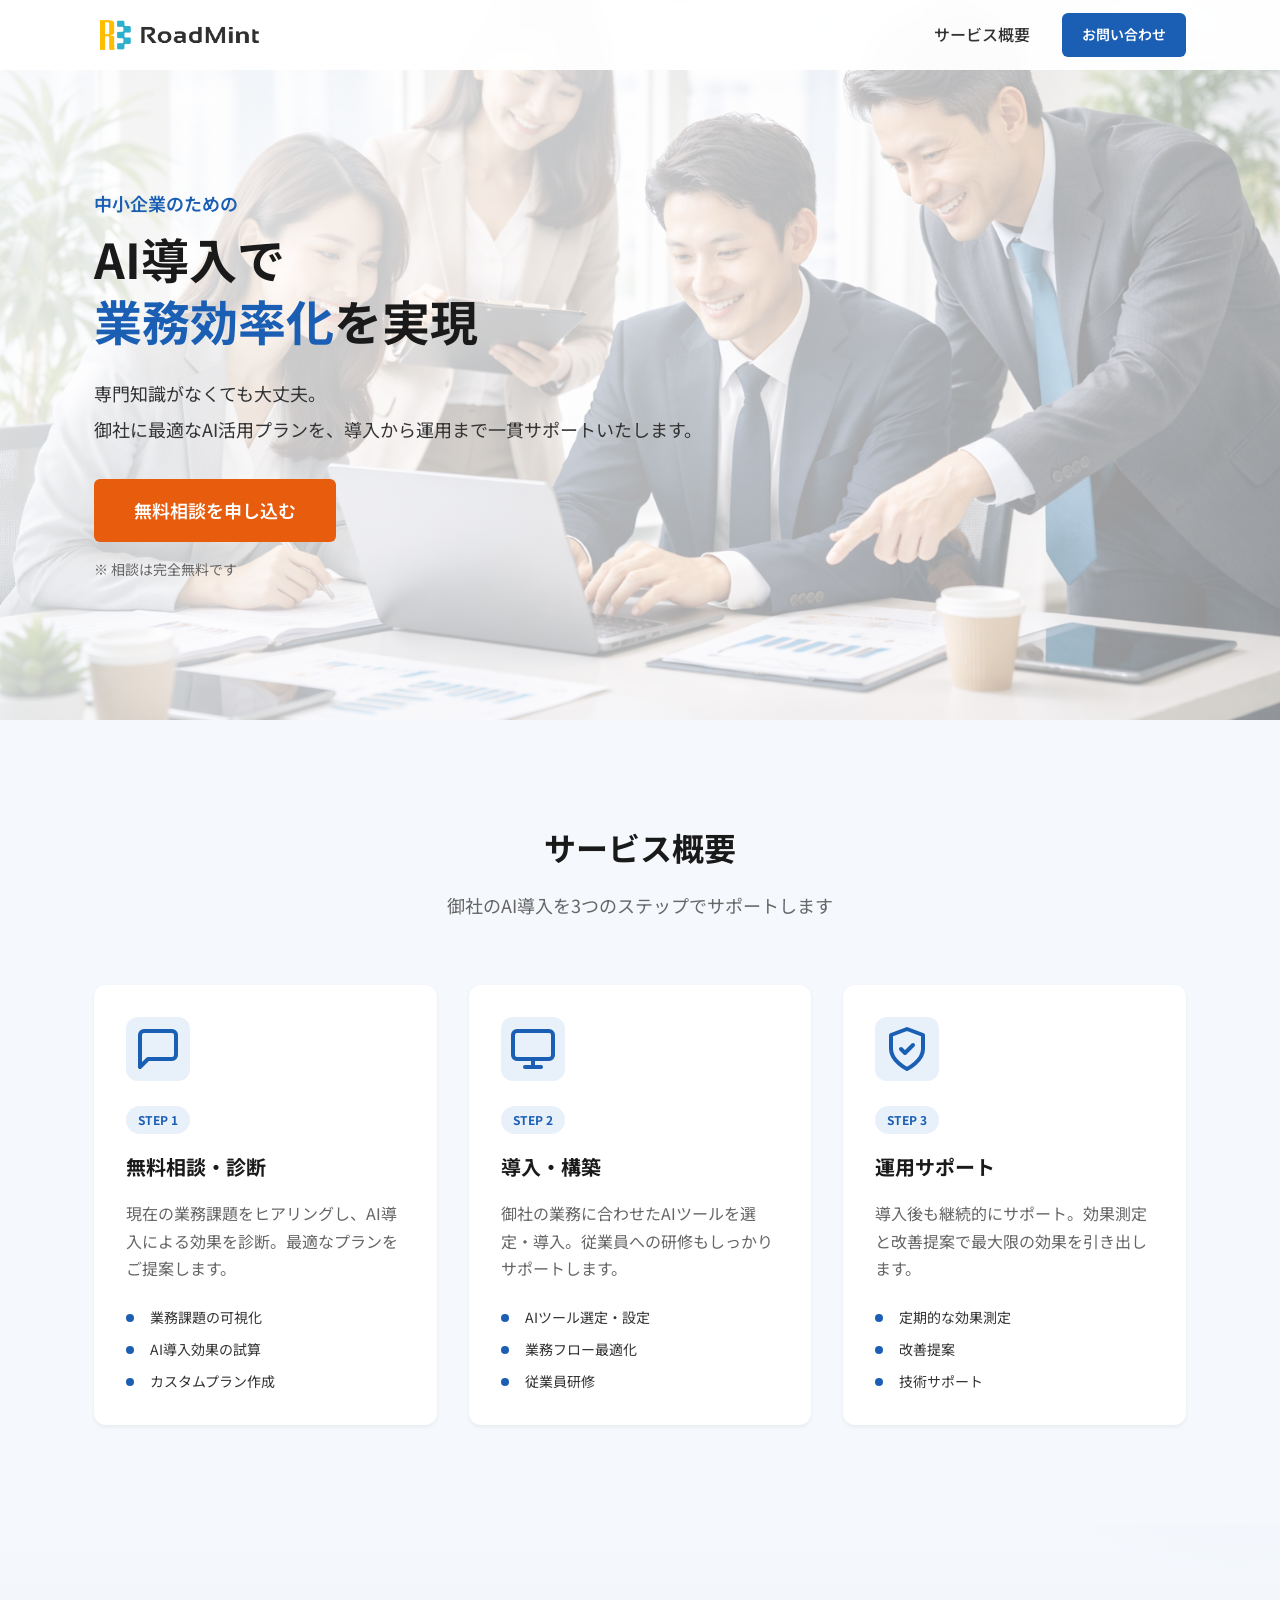
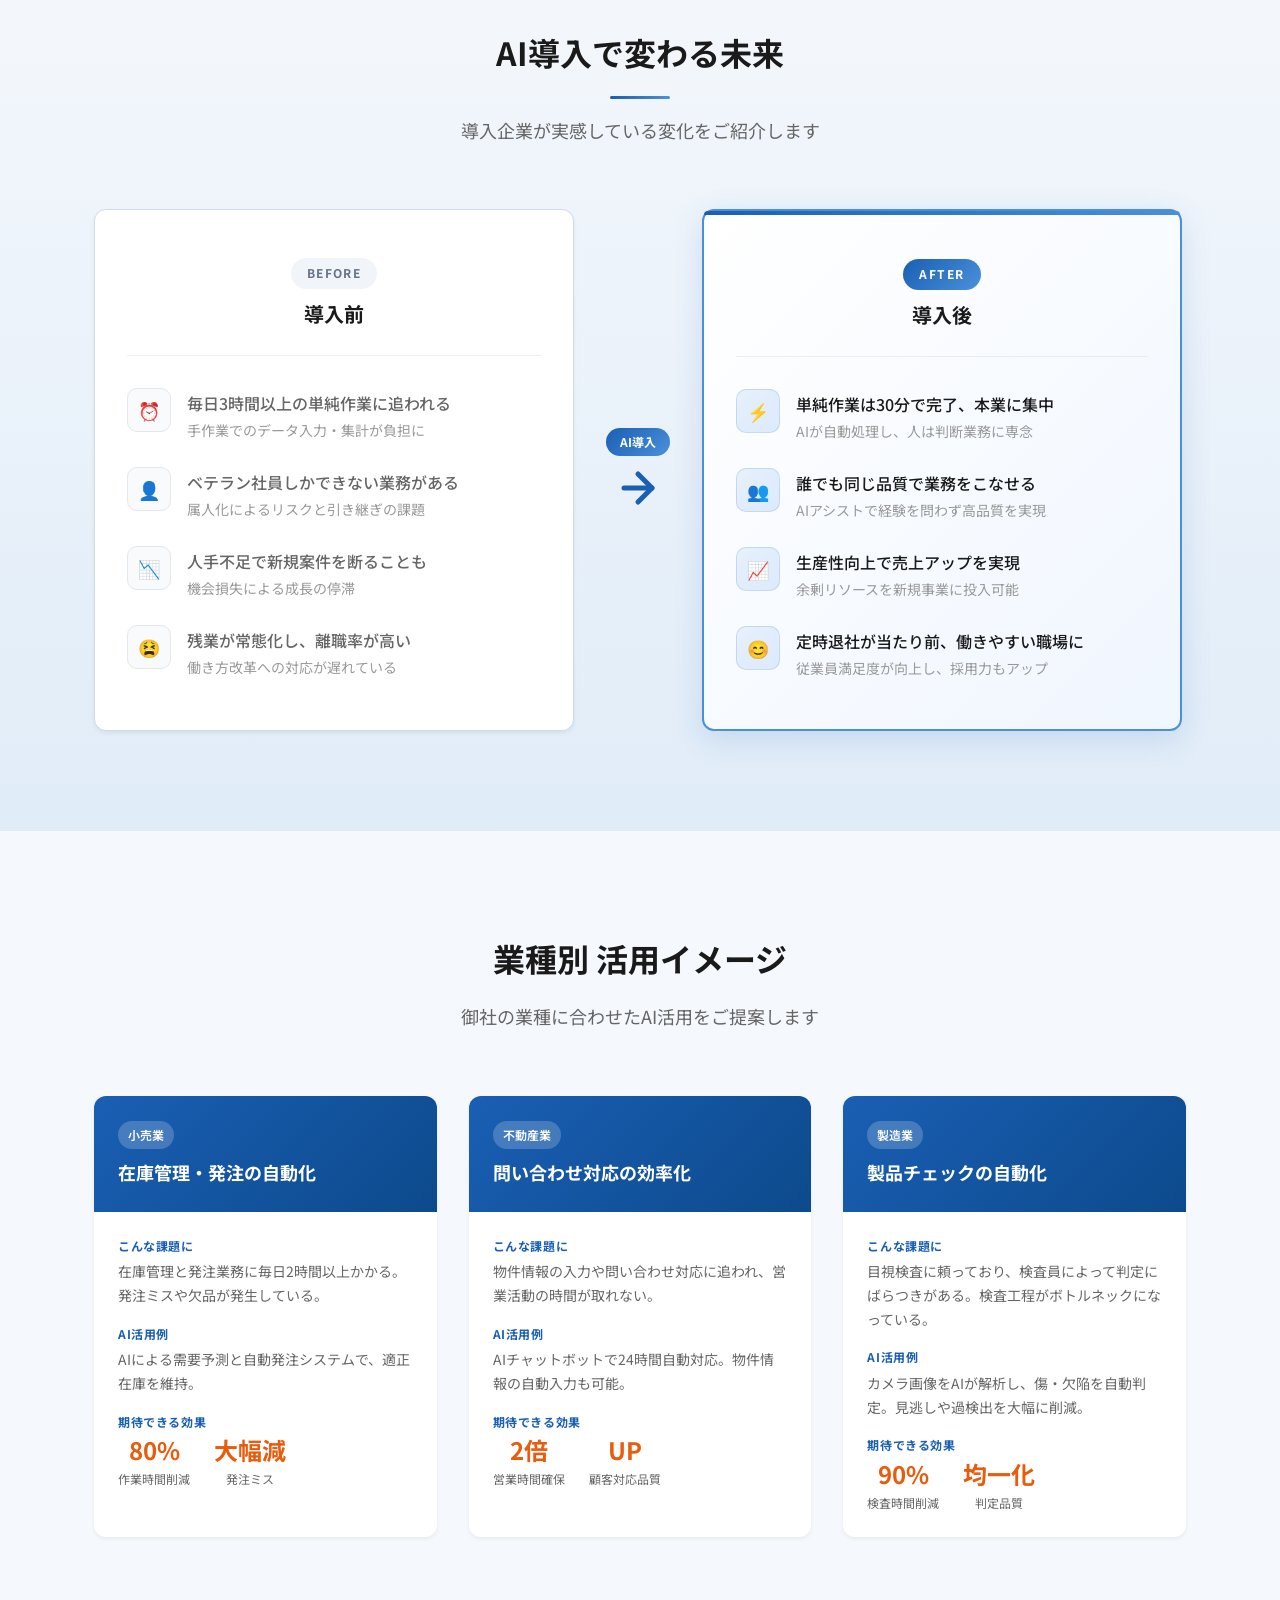
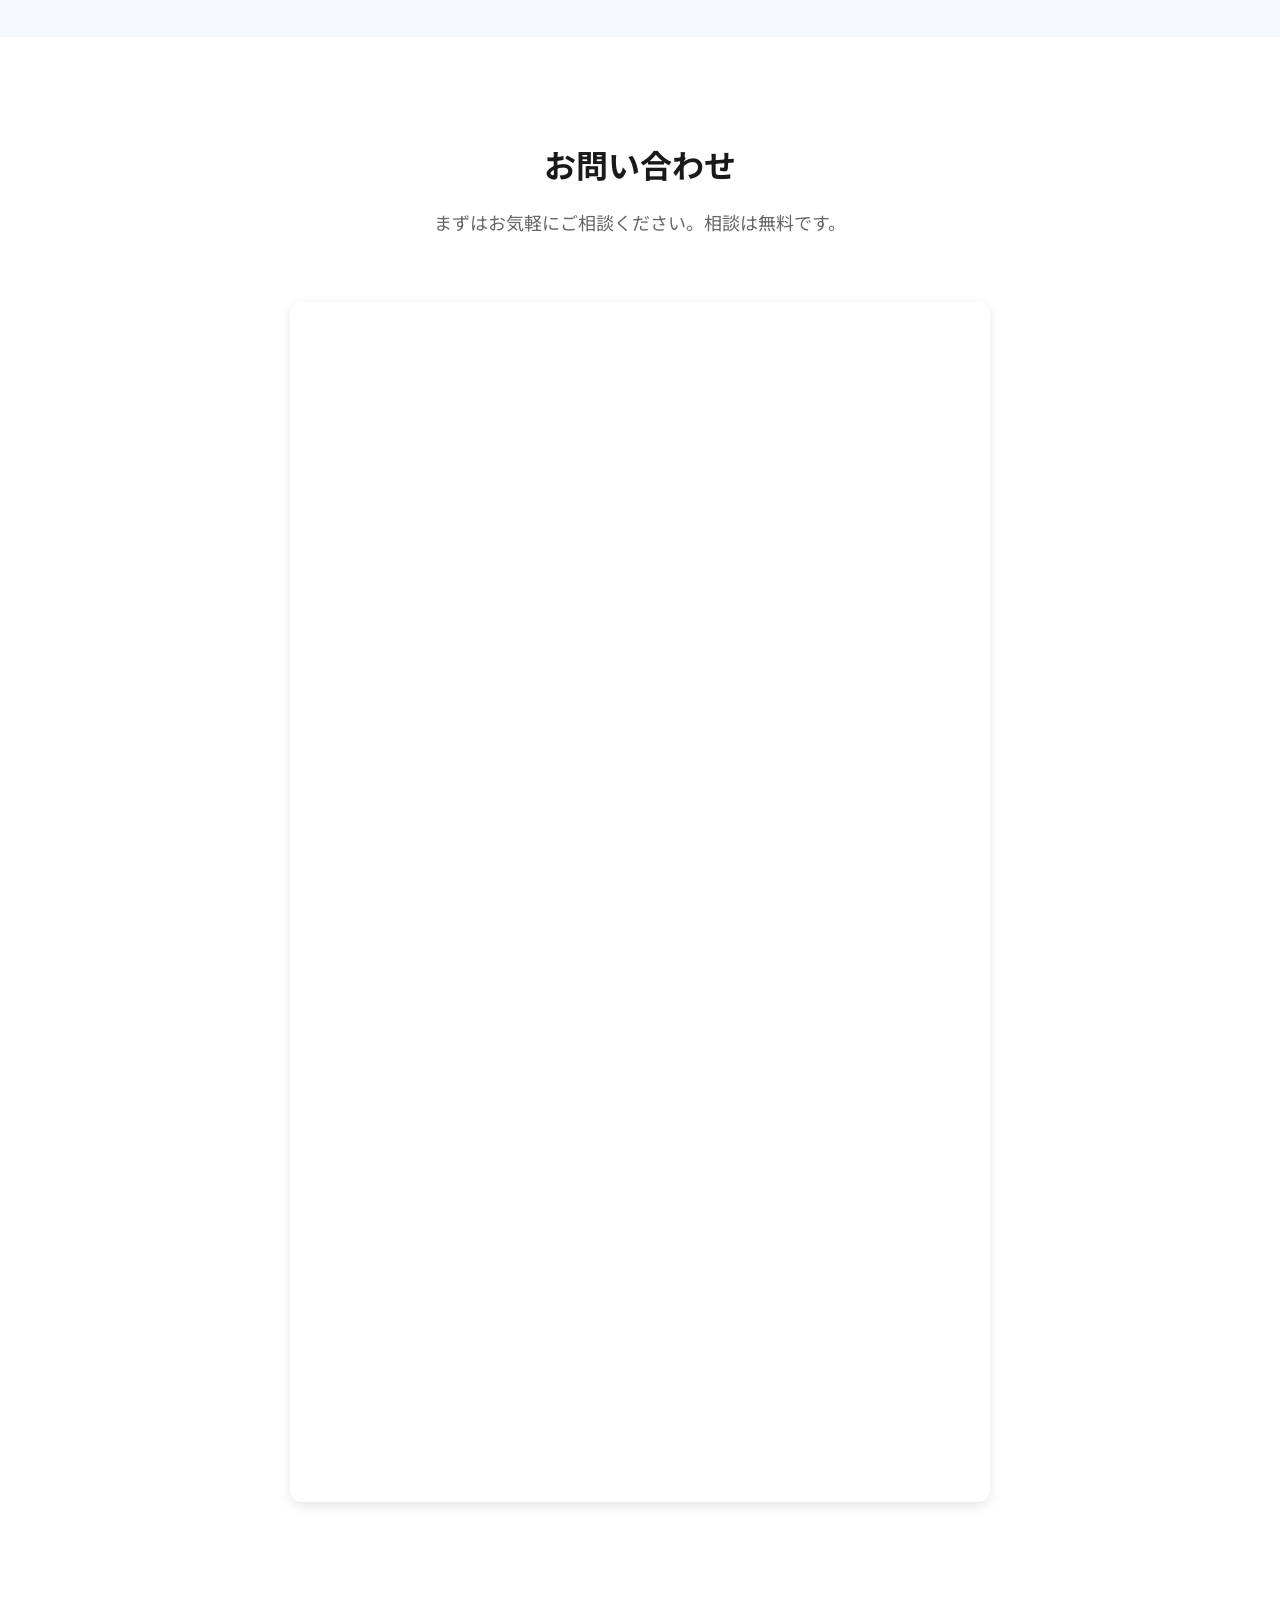
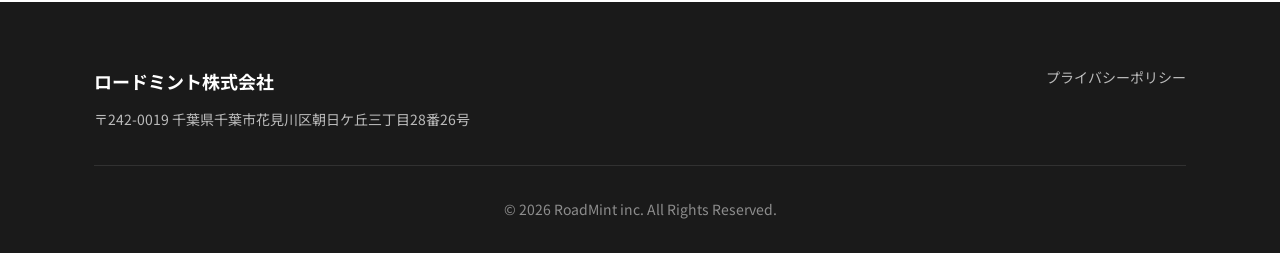
<file: index.html>
<!DOCTYPE html>
<html lang="ja">
<head>
  <!-- Google tag (gtag.js) -->
  <script async src="https://www.googletagmanager.com/gtag/js?id=G-958VMZ8MK1"></script>
  <script>
    window.dataLayer = window.dataLayer || [];
    function gtag(){dataLayer.push(arguments);}
    gtag('js', new Date());
    gtag('config', 'G-958VMZ8MK1');
  </script>

  <meta charset="UTF-8">
  <meta name="viewport" content="width=device-width, initial-scale=1.0">
  <title>中小企業向けAI導入支援 | ロードミント株式会社</title>
  <meta name="description" content="専門知識がなくても大丈夫。中小企業のAI導入を、相談から運用まで一貫サポート。無料相談受付中。">
  <meta name="keywords" content="AI導入, 中小企業, 業務効率化, DX推進">
  <link rel="icon" href="favicon.ico">

  <!-- OGP -->
  <meta property="og:title" content="中小企業向けAI導入支援 | ロードミント株式会社">
  <meta property="og:description" content="専門知識がなくても大丈夫。中小企業のAI導入を、相談から運用まで一貫サポート。">
  <meta property="og:type" content="website">
  <meta property="og:url" content="https://ai.roadmint.co.jp/">
  <meta property="og:image" content="https://ai.roadmint.co.jp/images/hero.png">
  <meta property="og:locale" content="ja_JP">
  <meta name="twitter:card" content="summary_large_image">
  <meta name="twitter:title" content="中小企業向けAI導入支援 | ロードミント株式会社">
  <meta name="twitter:description" content="専門知識がなくても大丈夫。中小企業のAI導入を、相談から運用まで一貫サポート。">
  <meta name="twitter:image" content="https://ai.roadmint.co.jp/images/hero.png">

  <!-- Google Fonts -->
  <link rel="preconnect" href="https://fonts.googleapis.com">
  <link rel="preconnect" href="https://fonts.gstatic.com" crossorigin>
  <link href="https://fonts.googleapis.com/css2?family=Noto+Sans+JP:wght@400;500;700&display=swap" rel="stylesheet">

  <!-- Stylesheet -->
  <link rel="stylesheet" href="css/style.css">
</head>
<body>
  <!-- Header -->
  <header class="header">
    <div class="container">
      <a href="https://roadmint.co.jp/" class="logo"><img src="images/roadmint_header.png" alt="RoadMint" height="40"></a>
      <nav class="nav">
        <a href="#services" class="nav-link">サービス概要</a>
        <a href="#contact" class="btn btn-header">お問い合わせ</a>
      </nav>
      <button class="nav-toggle" aria-label="メニューを開く">
        <span></span>
        <span></span>
        <span></span>
      </button>
    </div>
  </header>

  <!-- Hero Section -->
  <section class="hero" id="hero">
    <div class="container">
      <div class="hero-content">
        <p class="hero-tagline">中小企業のための</p>
        <h1 class="hero-title">
          AI導入で<br>
          <span class="highlight">業務効率化</span>を実現
        </h1>
        <p class="hero-description">
          専門知識がなくても大丈夫。<br>
          御社に最適なAI活用プランを、導入から運用まで一貫サポートいたします。
        </p>
        <div class="hero-cta">
          <a href="#contact" class="btn btn-primary btn-large">
            無料相談を申し込む
          </a>
          <p class="hero-note">※ 相談は完全無料です</p>
        </div>
      </div>
    </div>
  </section>

  <!-- Services Section -->
  <section class="services" id="services">
    <div class="container">
      <div class="section-header">
        <h2 class="section-title">サービス概要</h2>
        <p class="section-subtitle">
          御社のAI導入を3つのステップでサポートします
        </p>
      </div>

      <div class="service-cards">
        <!-- Card 1 -->
        <div class="service-card">
          <div class="service-icon">
            <svg xmlns="http://www.w3.org/2000/svg" width="48" height="48" viewBox="0 0 24 24" fill="none" stroke="currentColor" stroke-width="2" stroke-linecap="round" stroke-linejoin="round">
              <path d="M21 15a2 2 0 0 1-2 2H7l-4 4V5a2 2 0 0 1 2-2h14a2 2 0 0 1 2 2z"></path>
            </svg>
          </div>
          <span class="service-step">STEP 1</span>
          <h3 class="service-title">無料相談・診断</h3>
          <p class="service-description">
            現在の業務課題をヒアリングし、AI導入による効果を診断。最適なプランをご提案します。
          </p>
          <ul class="service-features">
            <li>業務課題の可視化</li>
            <li>AI導入効果の試算</li>
            <li>カスタムプラン作成</li>
          </ul>
        </div>

        <!-- Card 2 -->
        <div class="service-card">
          <div class="service-icon">
            <svg xmlns="http://www.w3.org/2000/svg" width="48" height="48" viewBox="0 0 24 24" fill="none" stroke="currentColor" stroke-width="2" stroke-linecap="round" stroke-linejoin="round">
              <rect x="2" y="3" width="20" height="14" rx="2" ry="2"></rect>
              <line x1="8" y1="21" x2="16" y2="21"></line>
              <line x1="12" y1="17" x2="12" y2="21"></line>
            </svg>
          </div>
          <span class="service-step">STEP 2</span>
          <h3 class="service-title">導入・構築</h3>
          <p class="service-description">
            御社の業務に合わせたAIツールを選定・導入。従業員への研修もしっかりサポートします。
          </p>
          <ul class="service-features">
            <li>AIツール選定・設定</li>
            <li>業務フロー最適化</li>
            <li>従業員研修</li>
          </ul>
        </div>

        <!-- Card 3 -->
        <div class="service-card">
          <div class="service-icon">
            <svg xmlns="http://www.w3.org/2000/svg" width="48" height="48" viewBox="0 0 24 24" fill="none" stroke="currentColor" stroke-width="2" stroke-linecap="round" stroke-linejoin="round">
              <path d="M12 22s8-4 8-10V5l-8-3-8 3v7c0 6 8 10 8 10z"></path>
              <polyline points="9 12 11 14 15 10"></polyline>
            </svg>
          </div>
          <span class="service-step">STEP 3</span>
          <h3 class="service-title">運用サポート</h3>
          <p class="service-description">
            導入後も継続的にサポート。効果測定と改善提案で最大限の効果を引き出します。
          </p>
          <ul class="service-features">
            <li>定期的な効果測定</li>
            <li>改善提案</li>
            <li>技術サポート</li>
          </ul>
        </div>
      </div>
    </div>
  </section>

  <!-- Before/After Section -->
  <section class="before-after" id="benefits">
    <div class="container">
      <div class="section-header">
        <h2 class="section-title">AI導入で変わる未来</h2>
        <p class="section-subtitle">
          導入企業が実感している変化をご紹介します
        </p>
      </div>

      <div class="comparison">
        <div class="comparison-column before">
          <div class="comparison-header">
            <span class="comparison-label">Before</span>
            <p class="comparison-title">導入前</p>
          </div>
          <ul class="comparison-list">
            <li>
              <div class="comparison-icon-wrap">
                <span class="comparison-icon">&#x23F0;</span>
              </div>
              <div class="comparison-text">
                <span class="comparison-text-main">毎日3時間以上の単純作業に追われる</span>
                <span class="comparison-text-sub">手作業でのデータ入力・集計が負担に</span>
              </div>
            </li>
            <li>
              <div class="comparison-icon-wrap">
                <span class="comparison-icon">&#x1F464;</span>
              </div>
              <div class="comparison-text">
                <span class="comparison-text-main">ベテラン社員しかできない業務がある</span>
                <span class="comparison-text-sub">属人化によるリスクと引き継ぎの課題</span>
              </div>
            </li>
            <li>
              <div class="comparison-icon-wrap">
                <span class="comparison-icon">&#x1F4C9;</span>
              </div>
              <div class="comparison-text">
                <span class="comparison-text-main">人手不足で新規案件を断ることも</span>
                <span class="comparison-text-sub">機会損失による成長の停滞</span>
              </div>
            </li>
            <li>
              <div class="comparison-icon-wrap">
                <span class="comparison-icon">&#x1F62B;</span>
              </div>
              <div class="comparison-text">
                <span class="comparison-text-main">残業が常態化し、離職率が高い</span>
                <span class="comparison-text-sub">働き方改革への対応が遅れている</span>
              </div>
            </li>
          </ul>
        </div>

        <div class="comparison-arrow">
          <div class="comparison-arrow-inner">
            <span class="comparison-arrow-label">AI導入</span>
            <svg xmlns="http://www.w3.org/2000/svg" width="48" height="48" viewBox="0 0 24 24" fill="none" stroke="currentColor" stroke-width="2.5" stroke-linecap="round" stroke-linejoin="round">
              <path d="M5 12h14"></path>
              <path d="m12 5 7 7-7 7"></path>
            </svg>
          </div>
        </div>

        <div class="comparison-column after">
          <div class="comparison-header">
            <span class="comparison-label">After</span>
            <p class="comparison-title">導入後</p>
          </div>
          <ul class="comparison-list">
            <li>
              <div class="comparison-icon-wrap">
                <span class="comparison-icon">&#x26A1;</span>
              </div>
              <div class="comparison-text">
                <span class="comparison-text-main">単純作業は30分で完了、本業に集中</span>
                <span class="comparison-text-sub">AIが自動処理し、人は判断業務に専念</span>
              </div>
            </li>
            <li>
              <div class="comparison-icon-wrap">
                <span class="comparison-icon">&#x1F465;</span>
              </div>
              <div class="comparison-text">
                <span class="comparison-text-main">誰でも同じ品質で業務をこなせる</span>
                <span class="comparison-text-sub">AIアシストで経験を問わず高品質を実現</span>
              </div>
            </li>
            <li>
              <div class="comparison-icon-wrap">
                <span class="comparison-icon">&#x1F4C8;</span>
              </div>
              <div class="comparison-text">
                <span class="comparison-text-main">生産性向上で売上アップを実現</span>
                <span class="comparison-text-sub">余剰リソースを新規事業に投入可能</span>
              </div>
            </li>
            <li>
              <div class="comparison-icon-wrap">
                <span class="comparison-icon">&#x1F60A;</span>
              </div>
              <div class="comparison-text">
                <span class="comparison-text-main">定時退社が当たり前、働きやすい職場に</span>
                <span class="comparison-text-sub">従業員満足度が向上し、採用力もアップ</span>
              </div>
            </li>
          </ul>
        </div>
      </div>
    </div>
  </section>

  <!-- Use Cases Section -->
  <section class="case-studies" id="cases">
    <div class="container">
      <div class="section-header">
        <h2 class="section-title">業種別 活用イメージ</h2>
        <p class="section-subtitle">
          御社の業種に合わせたAI活用をご提案します
        </p>
      </div>

      <div class="case-cards">
        <!-- Case 1 -->
        <div class="case-card">
          <div class="case-header">
            <span class="case-industry">小売業</span>
            <p class="case-company">在庫管理・発注の自動化</p>
          </div>
          <div class="case-body">
            <div class="case-challenge">
              <h4 class="case-label">こんな課題に</h4>
              <p>在庫管理と発注業務に毎日2時間以上かかる。発注ミスや欠品が発生している。</p>
            </div>
            <div class="case-solution">
              <h4 class="case-label">AI活用例</h4>
              <p>AIによる需要予測と自動発注システムで、適正在庫を維持。</p>
            </div>
            <div class="case-result">
              <h4 class="case-label">期待できる効果</h4>
              <ul class="case-metrics">
                <li><span class="metric-value">80%</span><span class="metric-label">作業時間削減</span></li>
                <li><span class="metric-value">大幅減</span><span class="metric-label">発注ミス</span></li>
              </ul>
            </div>
          </div>
        </div>

        <!-- Case 2 -->
        <div class="case-card">
          <div class="case-header">
            <span class="case-industry">不動産業</span>
            <p class="case-company">問い合わせ対応の効率化</p>
          </div>
          <div class="case-body">
            <div class="case-challenge">
              <h4 class="case-label">こんな課題に</h4>
              <p>物件情報の入力や問い合わせ対応に追われ、営業活動の時間が取れない。</p>
            </div>
            <div class="case-solution">
              <h4 class="case-label">AI活用例</h4>
              <p>AIチャットボットで24時間自動対応。物件情報の自動入力も可能。</p>
            </div>
            <div class="case-result">
              <h4 class="case-label">期待できる効果</h4>
              <ul class="case-metrics">
                <li><span class="metric-value">2倍</span><span class="metric-label">営業時間確保</span></li>
                <li><span class="metric-value">UP</span><span class="metric-label">顧客対応品質</span></li>
              </ul>
            </div>
          </div>
        </div>

        <!-- Case 3 -->
        <div class="case-card">
          <div class="case-header">
            <span class="case-industry">製造業</span>
            <p class="case-company">製品チェックの自動化</p>
          </div>
          <div class="case-body">
            <div class="case-challenge">
              <h4 class="case-label">こんな課題に</h4>
              <p>目視検査に頼っており、検査員によって判定にばらつきがある。検査工程がボトルネックになっている。</p>
            </div>
            <div class="case-solution">
              <h4 class="case-label">AI活用例</h4>
              <p>カメラ画像をAIが解析し、傷・欠陥を自動判定。見逃しや過検出を大幅に削減。</p>
            </div>
            <div class="case-result">
              <h4 class="case-label">期待できる効果</h4>
              <ul class="case-metrics">
                <li><span class="metric-value">90%</span><span class="metric-label">検査時間削減</span></li>
                <li><span class="metric-value">均一化</span><span class="metric-label">判定品質</span></li>
              </ul>
            </div>
          </div>
        </div>
      </div>
    </div>
  </section>

  <!-- Contact Section -->
  <section class="contact" id="contact">
    <div class="container">
      <div class="section-header">
        <h2 class="section-title">お問い合わせ</h2>
        <p class="section-subtitle">
          まずはお気軽にご相談ください。相談は無料です。
        </p>
      </div>

      <div class="contact-wrapper">
        <div class="google-form-container">
          <iframe
            src="https://docs.google.com/forms/d/e/1FAIpQLSfjQayAg9aLcyAbk6KfHZU5nsI2VTVzsXzTMBTrz0zsbjOMOw/viewform?embedded=true"
            frameborder="0"
            marginheight="0"
            marginwidth="0"
            title="お問い合わせフォーム"
          >読み込んでいます…</iframe>
        </div>
      </div>
    </div>
  </section>

  <!-- Footer -->
  <footer class="footer">
    <div class="container">
      <div class="footer-content">
        <div class="footer-info">
          <p class="footer-company">ロードミント株式会社</p>
          <p class="footer-address">〒242-0019 千葉県千葉市花見川区朝日ケ丘三丁目28番26号</p>
        </div>
        <div class="footer-links">
          <a href="privacy.html">プライバシーポリシー</a>
        </div>
      </div>
      <p class="footer-copyright">
        &copy; 2026 RoadMint inc. All Rights Reserved.
      </p>
    </div>
  </footer>

  <script>
    // Mobile navigation toggle
    const navToggle = document.querySelector('.nav-toggle');
    const nav = document.querySelector('.nav');

    navToggle.addEventListener('click', () => {
      nav.classList.toggle('active');
      navToggle.classList.toggle('active');
    });

    // Smooth scroll for anchor links
    document.querySelectorAll('a[href^="#"]').forEach(anchor => {
      anchor.addEventListener('click', function (e) {
        e.preventDefault();
        const target = document.querySelector(this.getAttribute('href'));
        if (target) {
          target.scrollIntoView({
            behavior: 'smooth',
            block: 'start'
          });
          // Close mobile nav
          nav.classList.remove('active');
          navToggle.classList.remove('active');
        }
      });
    });

    // Header scroll effect
    const header = document.querySelector('.header');
    window.addEventListener('scroll', () => {
      if (window.scrollY > 50) {
        header.classList.add('scrolled');
      } else {
        header.classList.remove('scrolled');
      }
    });
  </script>
</body>
</html>
</file>
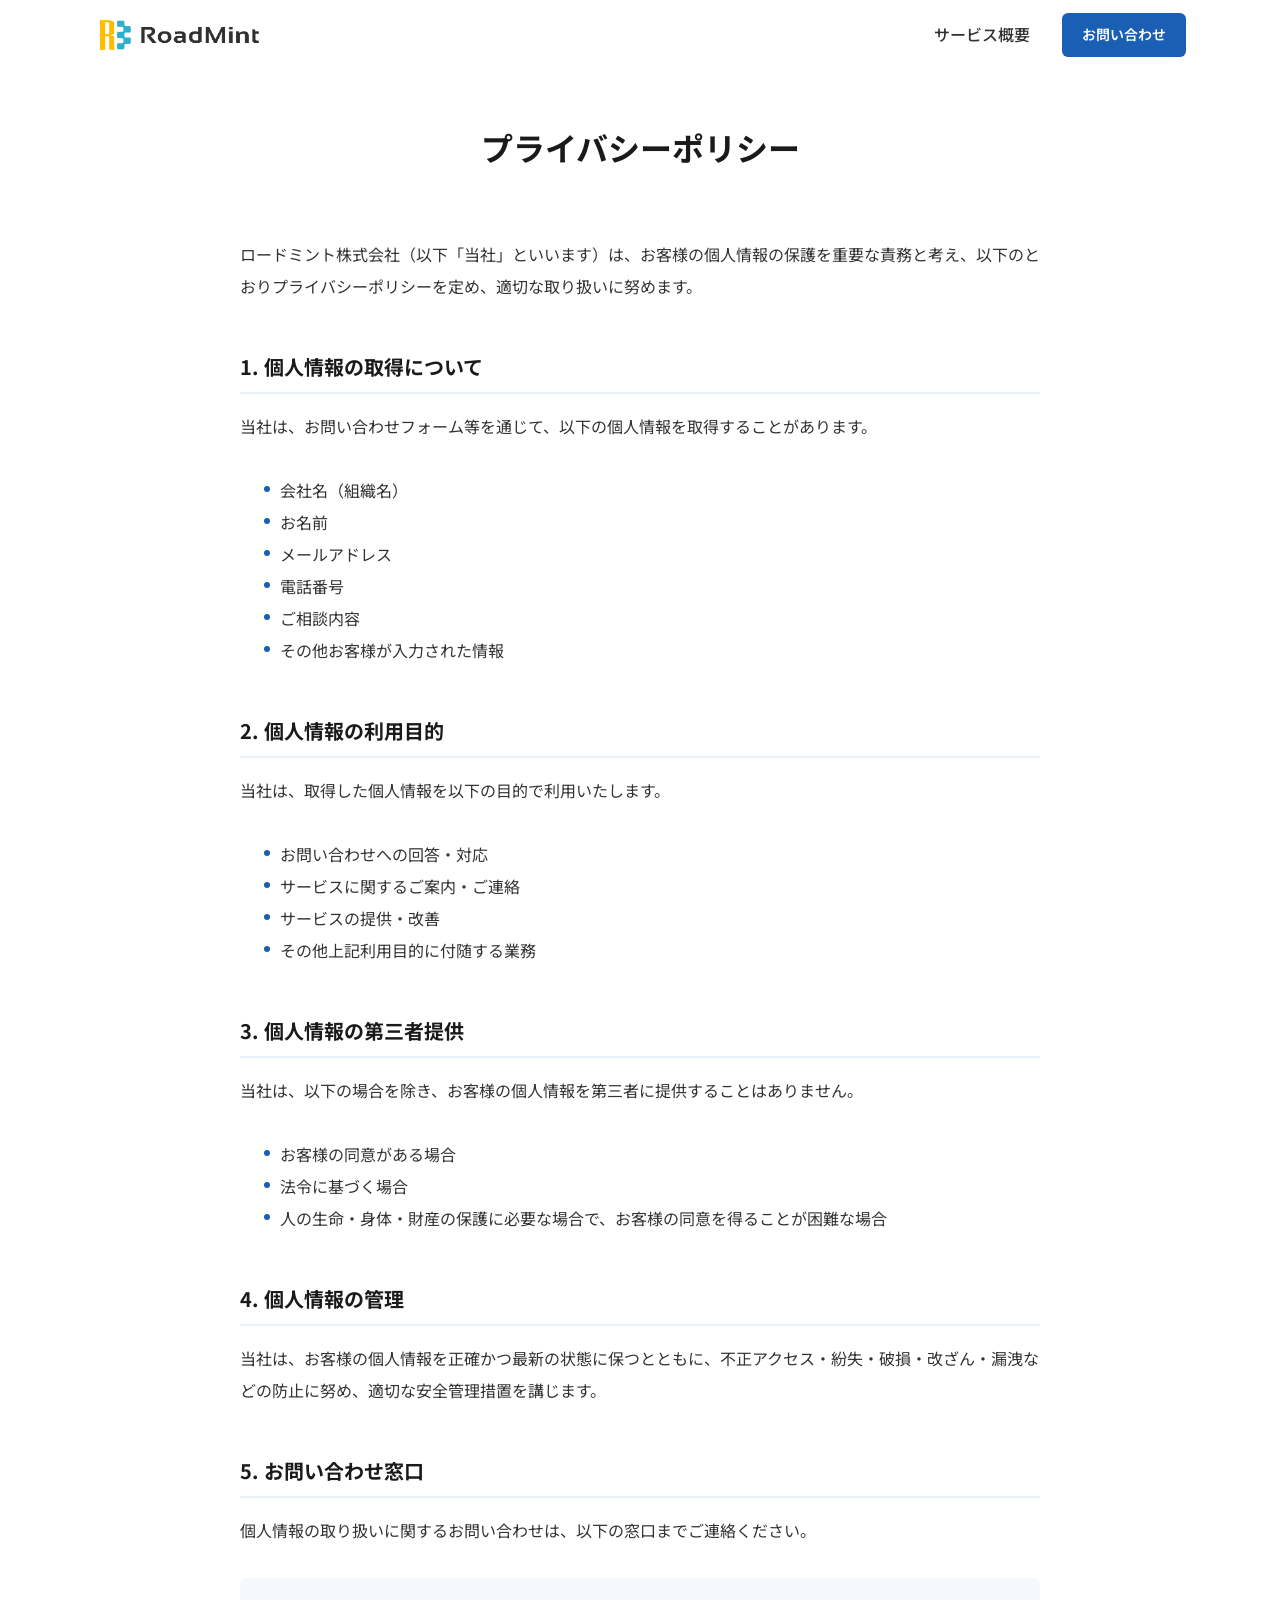
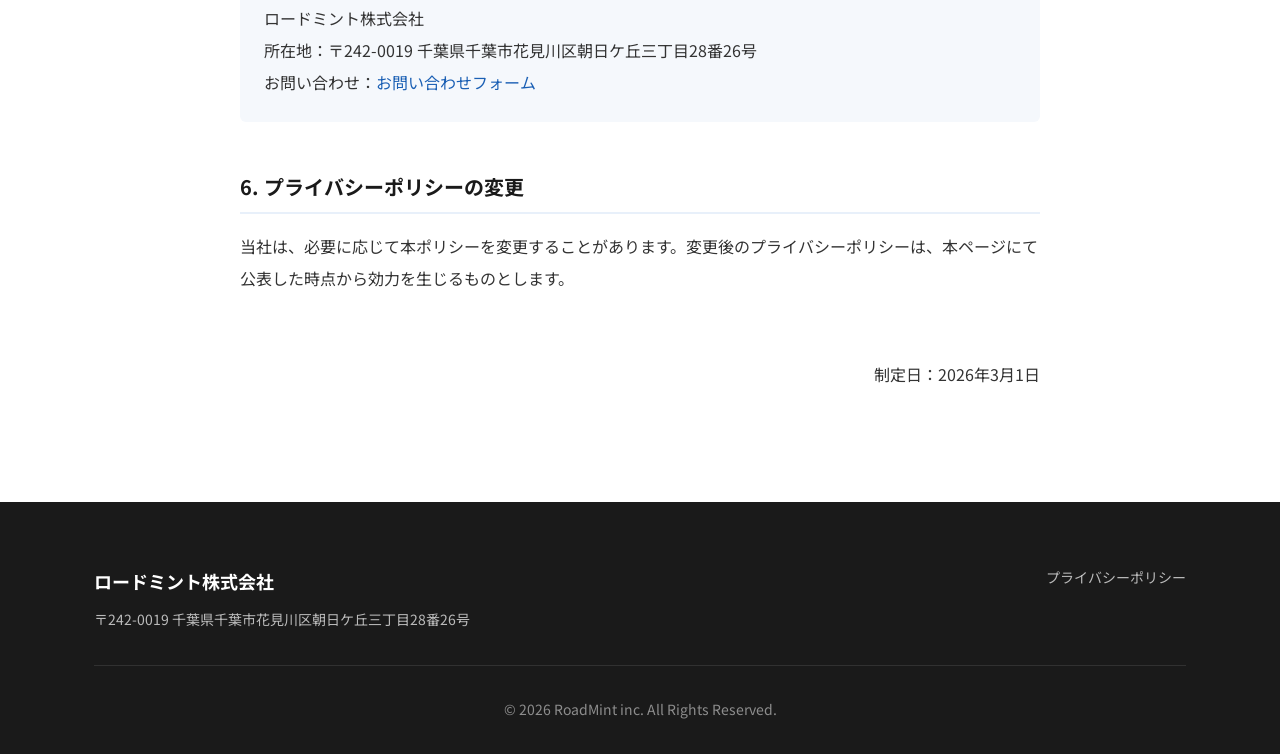
<file: privacy.html>
<!DOCTYPE html>
<html lang="ja">
<head>
  <!-- Google tag (gtag.js) -->
  <script async src="https://www.googletagmanager.com/gtag/js?id=G-958VMZ8MK1"></script>
  <script>
    window.dataLayer = window.dataLayer || [];
    function gtag(){dataLayer.push(arguments);}
    gtag('js', new Date());
    gtag('config', 'G-958VMZ8MK1');
  </script>

  <meta charset="UTF-8">
  <meta name="viewport" content="width=device-width, initial-scale=1.0">
  <title>プライバシーポリシー | ロードミント株式会社</title>
  <meta name="description" content="ロードミント株式会社のプライバシーポリシーです。個人情報の取り扱いについてご説明します。">
  <link rel="icon" href="favicon.ico">

  <!-- Google Fonts -->
  <link rel="preconnect" href="https://fonts.googleapis.com">
  <link rel="preconnect" href="https://fonts.gstatic.com" crossorigin>
  <link href="https://fonts.googleapis.com/css2?family=Noto+Sans+JP:wght@400;500;700&display=swap" rel="stylesheet">

  <!-- Stylesheet -->
  <link rel="stylesheet" href="css/style.css">
</head>
<body>
  <!-- Header -->
  <header class="header">
    <div class="container">
      <a href="https://roadmint.co.jp/" class="logo"><img src="images/roadmint_header.png" alt="RoadMint" height="40"></a>
      <nav class="nav">
        <a href="index.html#services" class="nav-link">サービス概要</a>
        <a href="index.html#contact" class="btn btn-header">お問い合わせ</a>
      </nav>
      <button class="nav-toggle" aria-label="メニューを開く">
        <span></span>
        <span></span>
        <span></span>
      </button>
    </div>
  </header>

  <!-- Privacy Policy -->
  <section class="policy-page">
    <div class="container">
      <h1 class="policy-title">プライバシーポリシー</h1>

      <div class="policy-content">
        <p>ロードミント株式会社（以下「当社」といいます）は、お客様の個人情報の保護を重要な責務と考え、以下のとおりプライバシーポリシーを定め、適切な取り扱いに努めます。</p>

        <h2>1. 個人情報の取得について</h2>
        <p>当社は、お問い合わせフォーム等を通じて、以下の個人情報を取得することがあります。</p>
        <ul>
          <li>会社名（組織名）</li>
          <li>お名前</li>
          <li>メールアドレス</li>
          <li>電話番号</li>
          <li>ご相談内容</li>
          <li>その他お客様が入力された情報</li>
        </ul>

        <h2>2. 個人情報の利用目的</h2>
        <p>当社は、取得した個人情報を以下の目的で利用いたします。</p>
        <ul>
          <li>お問い合わせへの回答・対応</li>
          <li>サービスに関するご案内・ご連絡</li>
          <li>サービスの提供・改善</li>
          <li>その他上記利用目的に付随する業務</li>
        </ul>

        <h2>3. 個人情報の第三者提供</h2>
        <p>当社は、以下の場合を除き、お客様の個人情報を第三者に提供することはありません。</p>
        <ul>
          <li>お客様の同意がある場合</li>
          <li>法令に基づく場合</li>
          <li>人の生命・身体・財産の保護に必要な場合で、お客様の同意を得ることが困難な場合</li>
        </ul>

        <h2>4. 個人情報の管理</h2>
        <p>当社は、お客様の個人情報を正確かつ最新の状態に保つとともに、不正アクセス・紛失・破損・改ざん・漏洩などの防止に努め、適切な安全管理措置を講じます。</p>

        <h2>5. お問い合わせ窓口</h2>
        <p>個人情報の取り扱いに関するお問い合わせは、以下の窓口までご連絡ください。</p>
        <div class="policy-contact">
          <p>ロードミント株式会社</p>
          <p>所在地：〒242-0019 千葉県千葉市花見川区朝日ケ丘三丁目28番26号</p>
          <p>お問い合わせ：<a href="https://roadmint.co.jp/contact/">お問い合わせフォーム</a></p>
        </div>

        <h2>6. プライバシーポリシーの変更</h2>
        <p>当社は、必要に応じて本ポリシーを変更することがあります。変更後のプライバシーポリシーは、本ページにて公表した時点から効力を生じるものとします。</p>

        <p class="policy-date">制定日：2026年3月1日</p>
      </div>
    </div>
  </section>

  <!-- Footer -->
  <footer class="footer">
    <div class="container">
      <div class="footer-content">
        <div class="footer-info">
          <p class="footer-company">ロードミント株式会社</p>
          <p class="footer-address">〒242-0019 千葉県千葉市花見川区朝日ケ丘三丁目28番26号</p>
        </div>
        <div class="footer-links">
          <a href="privacy.html">プライバシーポリシー</a>
        </div>
      </div>
      <p class="footer-copyright">
        &copy; 2026 RoadMint inc. All Rights Reserved.
      </p>
    </div>
  </footer>

  <script>
    // Mobile navigation toggle
    const navToggle = document.querySelector('.nav-toggle');
    const nav = document.querySelector('.nav');

    navToggle.addEventListener('click', () => {
      nav.classList.toggle('active');
      navToggle.classList.toggle('active');
    });

    // Header scroll effect
    const header = document.querySelector('.header');
    window.addEventListener('scroll', () => {
      if (window.scrollY > 50) {
        header.classList.add('scrolled');
      } else {
        header.classList.remove('scrolled');
      }
    });
  </script>
</body>
</html>
</file>
<file: css/style.css>
/* ===================================
   CSS Variables
   =================================== */
:root {
  /* Primary Colors (Blue - Trust & Reliability) */
  --color-primary: #1a5fb4;
  --color-primary-dark: #0d4a8c;
  --color-primary-light: #4a90d9;

  /* Secondary Colors (Orange - CTA) */
  --color-secondary: #e85c0d;
  --color-secondary-dark: #c44a00;

  /* Neutral Colors */
  --color-text: #333333;
  --color-text-light: #666666;
  --color-text-muted: #999999;
  --color-heading: #1a1a1a;

  /* Background Colors */
  --color-bg: #ffffff;
  --color-bg-light: #f5f8fc;
  --color-bg-accent: #e8f0fa;

  /* Border & Shadow */
  --color-border: #d1dce8;
  --shadow-sm: 0 2px 4px rgba(0, 0, 0, 0.06);
  --shadow-md: 0 4px 12px rgba(0, 0, 0, 0.1);
  --shadow-lg: 0 8px 24px rgba(0, 0, 0, 0.12);

  /* Typography */
  --font-base: 'Noto Sans JP', 'Hiragino Kaku Gothic ProN', 'Hiragino Sans', 'Yu Gothic', 'Meiryo', sans-serif;

  /* Font Sizes */
  --font-size-xs: 0.75rem;
  --font-size-sm: 0.875rem;
  --font-size-base: 1rem;
  --font-size-lg: 1.125rem;
  --font-size-xl: 1.25rem;
  --font-size-2xl: 1.5rem;
  --font-size-3xl: 2rem;
  --font-size-4xl: 2.5rem;
  --font-size-5xl: 3rem;

  /* Line Heights */
  --line-height-tight: 1.3;
  --line-height-base: 1.7;
  --line-height-loose: 2.0;

  /* Spacing */
  --spacing-xs: 0.25rem;
  --spacing-sm: 0.5rem;
  --spacing-md: 1rem;
  --spacing-lg: 1.5rem;
  --spacing-xl: 2rem;
  --spacing-2xl: 3rem;
  --spacing-3xl: 4rem;

  /* Border Radius */
  --radius-sm: 4px;
  --radius-md: 6px;
  --radius-lg: 12px;
  --radius-full: 9999px;

  /* Transitions */
  --transition-fast: 0.15s ease;
  --transition-base: 0.2s ease;
  --transition-slow: 0.3s ease;
}

/* ===================================
   Reset & Base Styles
   =================================== */
*,
*::before,
*::after {
  box-sizing: border-box;
  margin: 0;
  padding: 0;
}

html {
  scroll-behavior: smooth;
}

body {
  font-family: var(--font-base);
  font-size: var(--font-size-base);
  line-height: var(--line-height-base);
  color: var(--color-text);
  background-color: var(--color-bg);
  -webkit-font-smoothing: antialiased;
  -moz-osx-font-smoothing: grayscale;
}

a {
  color: var(--color-primary);
  text-decoration: none;
  transition: color var(--transition-base);
}

a:hover {
  color: var(--color-primary-dark);
}

ul {
  list-style: none;
}

img {
  max-width: 100%;
  height: auto;
}

/* ===================================
   Layout
   =================================== */
.container {
  width: 100%;
  max-width: 1140px;
  padding: 0 var(--spacing-md);
  margin: 0 auto;
}

@media (min-width: 768px) {
  .container {
    padding: 0 var(--spacing-lg);
  }
}

/* ===================================
   Buttons
   =================================== */
.btn {
  display: inline-flex;
  align-items: center;
  justify-content: center;
  padding: 12px 24px;
  font-size: var(--font-size-base);
  font-weight: 600;
  font-family: var(--font-base);
  text-decoration: none;
  border-radius: var(--radius-md);
  border: none;
  cursor: pointer;
  transition: all var(--transition-base);
}

.btn-primary {
  background-color: var(--color-secondary);
  color: #fff;
}

.btn-primary:hover {
  background-color: var(--color-secondary-dark);
  color: #fff;
  transform: translateY(-2px);
  box-shadow: var(--shadow-md);
}

.btn-header {
  background-color: var(--color-primary);
  color: #fff;
  padding: 10px 20px;
  font-size: var(--font-size-sm);
}

.btn-header:hover {
  background-color: var(--color-primary-dark);
  color: #fff;
}

.btn-large {
  padding: 16px 40px;
  font-size: var(--font-size-lg);
}

/* ===================================
   Header
   =================================== */
.header {
  position: fixed;
  top: 0;
  left: 0;
  right: 0;
  z-index: 1000;
  background-color: rgba(255, 255, 255, 0.95);
  backdrop-filter: blur(10px);
  transition: box-shadow var(--transition-base);
}

.header.scrolled {
  box-shadow: var(--shadow-sm);
}

.header .container {
  display: flex;
  align-items: center;
  justify-content: space-between;
  height: 70px;
}

.logo {
  display: flex;
  align-items: center;
}

.logo img {
  height: 36px;
  width: auto;
}

.logo:hover {
  opacity: 0.8;
}

.nav {
  display: none;
  align-items: center;
  gap: var(--spacing-xl);
}

.nav-link {
  font-weight: 500;
  color: var(--color-text);
}

.nav-link:hover {
  color: var(--color-primary);
}

.nav-toggle {
  display: flex;
  flex-direction: column;
  justify-content: center;
  gap: 5px;
  width: 30px;
  height: 30px;
  background: none;
  border: none;
  cursor: pointer;
  padding: 0;
}

.nav-toggle span {
  display: block;
  width: 100%;
  height: 2px;
  background-color: var(--color-text);
  transition: all var(--transition-base);
}

.nav-toggle.active span:nth-child(1) {
  transform: rotate(45deg) translate(5px, 5px);
}

.nav-toggle.active span:nth-child(2) {
  opacity: 0;
}

.nav-toggle.active span:nth-child(3) {
  transform: rotate(-45deg) translate(5px, -5px);
}

@media (min-width: 768px) {
  .nav {
    display: flex;
  }

  .nav-toggle {
    display: none;
  }
}

/* Mobile Navigation */
@media (max-width: 767px) {
  .nav {
    position: absolute;
    top: 70px;
    left: 0;
    right: 0;
    flex-direction: column;
    background-color: #fff;
    padding: var(--spacing-lg);
    gap: var(--spacing-md);
    box-shadow: var(--shadow-md);
    transform: translateY(-100%);
    opacity: 0;
    visibility: hidden;
    transition: all var(--transition-slow);
  }

  .nav.active {
    display: flex;
    transform: translateY(0);
    opacity: 1;
    visibility: visible;
  }

  .nav .btn-header {
    width: 100%;
    text-align: center;
  }
}

/* ===================================
   Hero Section
   =================================== */
.hero {
  position: relative;
  padding-top: 120px;
  padding-bottom: 80px;
  min-height: 80vh;
  display: flex;
  align-items: center;
  background-image: url('../images/hero2.png');
  background-size: cover;
  background-position: center;
  background-repeat: no-repeat;
}

.hero::before {
  content: '';
  position: absolute;
  top: 0;
  left: 0;
  right: 0;
  bottom: 0;
  background: linear-gradient(135deg, rgba(255, 255, 255, 0.92) 0%, rgba(255, 255, 255, 0.72) 50%, rgba(255, 255, 255, 0.55) 100%);
  z-index: 1;
}

.hero .container {
  position: relative;
  z-index: 2;
}

.hero-content {
  max-width: 650px;
}

.hero-tagline {
  font-size: var(--font-size-lg);
  color: var(--color-primary);
  font-weight: 600;
  margin-bottom: var(--spacing-sm);
}

.hero-title {
  font-size: var(--font-size-3xl);
  font-weight: 700;
  color: var(--color-heading);
  line-height: var(--line-height-tight);
  margin-bottom: var(--spacing-lg);
}

.hero-title .highlight {
  color: var(--color-primary);
}

.hero-description {
  font-size: var(--font-size-lg);
  color: var(--color-text);
  margin-bottom: var(--spacing-xl);
  line-height: var(--line-height-loose);
}

.hero-cta {
  display: flex;
  flex-direction: column;
  align-items: flex-start;
  gap: var(--spacing-md);
}

.hero-note {
  font-size: var(--font-size-sm);
  color: var(--color-text-light);
}

@media (min-width: 768px) {
  .hero {
    padding-top: 150px;
    padding-bottom: 100px;
  }

  .hero-title {
    font-size: var(--font-size-4xl);
  }
}

@media (min-width: 1024px) {
  .hero-title {
    font-size: var(--font-size-5xl);
  }
}

/* ===================================
   Section Common
   =================================== */
section {
  padding: 60px 0;
}

@media (min-width: 768px) {
  section {
    padding: 80px 0;
  }
}

@media (min-width: 1024px) {
  section {
    padding: 100px 0;
  }
}

.section-header {
  text-align: center;
  margin-bottom: var(--spacing-3xl);
}

.section-title {
  font-size: var(--font-size-2xl);
  font-weight: 700;
  color: var(--color-heading);
  margin-bottom: var(--spacing-md);
}

.section-subtitle {
  font-size: var(--font-size-lg);
  color: var(--color-text-light);
}

@media (min-width: 768px) {
  .section-title {
    font-size: var(--font-size-3xl);
  }
}

/* ===================================
   Before/After Section
   =================================== */
.before-after {
  background: linear-gradient(180deg, var(--color-bg-light) 0%, #e0ecf8 100%);
  position: relative;
  overflow: hidden;
}

.before-after::before {
  content: '';
  position: absolute;
  top: -60%;
  right: -20%;
  width: 600px;
  height: 600px;
  border-radius: 50%;
  background: radial-gradient(circle, rgba(26, 95, 180, 0.06) 0%, transparent 70%);
  pointer-events: none;
}

.before-after .section-title {
  position: relative;
}

.before-after .section-title::after {
  content: '';
  display: block;
  width: 60px;
  height: 3px;
  background: linear-gradient(90deg, var(--color-primary), var(--color-primary-light));
  border-radius: 2px;
  margin: var(--spacing-md) auto 0;
}

.comparison {
  display: flex;
  flex-direction: column;
  gap: var(--spacing-lg);
  align-items: center;
}

@media (min-width: 1024px) {
  .comparison {
    flex-direction: row;
    align-items: stretch;
    gap: var(--spacing-xl);
  }
}

.comparison-column {
  flex: 1;
  border-radius: var(--radius-lg);
  padding: var(--spacing-2xl) var(--spacing-xl);
  width: 100%;
  max-width: 480px;
  position: relative;
  transition: transform var(--transition-slow), box-shadow var(--transition-slow);
}

.comparison-column:hover {
  transform: translateY(-4px);
}

.comparison-column.before {
  background-color: #fff;
  border: 1px solid var(--color-border);
  box-shadow: var(--shadow-sm);
}

.comparison-column.before:hover {
  box-shadow: var(--shadow-md);
}

.comparison-column.after {
  background: linear-gradient(135deg, #ffffff 0%, #f0f6ff 100%);
  border: 2px solid var(--color-primary-light);
  box-shadow: 0 8px 30px rgba(26, 95, 180, 0.15);
}

.comparison-column.after:hover {
  box-shadow: 0 12px 40px rgba(26, 95, 180, 0.2);
}

.comparison-column.after::before {
  content: '';
  position: absolute;
  top: 0;
  left: 0;
  right: 0;
  height: 4px;
  background: linear-gradient(90deg, var(--color-primary), var(--color-primary-light));
  border-radius: var(--radius-lg) var(--radius-lg) 0 0;
}

.comparison-header {
  text-align: center;
  margin-bottom: var(--spacing-xl);
  padding-bottom: var(--spacing-lg);
  border-bottom: 1px solid rgba(0, 0, 0, 0.06);
}

.comparison-label {
  display: inline-block;
  font-size: var(--font-size-xs);
  font-weight: 700;
  text-transform: uppercase;
  letter-spacing: 0.12em;
  padding: 5px 16px;
  border-radius: var(--radius-full);
  margin-bottom: var(--spacing-sm);
}

.before .comparison-label {
  background-color: #f1f5f9;
  color: #64748b;
}

.after .comparison-label {
  background: linear-gradient(135deg, var(--color-primary), var(--color-primary-light));
  color: #fff;
}

.comparison-title {
  font-size: var(--font-size-xl);
  font-weight: 700;
  color: var(--color-heading);
}

.comparison-list {
  display: flex;
  flex-direction: column;
  gap: var(--spacing-lg);
}

.comparison-list li {
  display: flex;
  align-items: flex-start;
  gap: var(--spacing-md);
  font-size: var(--font-size-base);
  line-height: var(--line-height-base);
}

.before .comparison-list li {
  color: var(--color-text-light);
}

.after .comparison-list li {
  color: var(--color-text);
}

.comparison-icon-wrap {
  flex-shrink: 0;
  width: 44px;
  height: 44px;
  display: flex;
  align-items: center;
  justify-content: center;
  border-radius: 10px;
}

.before .comparison-icon-wrap {
  background-color: #f8fafc;
  border: 1px solid #e2e8f0;
}

.after .comparison-icon-wrap {
  background: linear-gradient(135deg, var(--color-bg-accent), #dbeafe);
  border: 1px solid rgba(26, 95, 180, 0.15);
}

.comparison-icon {
  font-size: var(--font-size-lg);
  line-height: 1;
}

.comparison-text {
  display: flex;
  flex-direction: column;
  gap: 2px;
  padding-top: 2px;
}

.comparison-text-main {
  font-weight: 500;
  font-size: var(--font-size-base);
}

.comparison-text-sub {
  font-size: var(--font-size-sm);
  color: var(--color-text-muted);
  line-height: var(--line-height-base);
}

.after .comparison-text-main {
  color: var(--color-heading);
}

.comparison-arrow {
  display: flex;
  align-items: center;
  justify-content: center;
  padding: var(--spacing-sm) 0;
}

.comparison-arrow-inner {
  display: flex;
  flex-direction: column;
  align-items: center;
  gap: var(--spacing-sm);
  color: var(--color-primary);
}

.comparison-arrow-label {
  font-size: var(--font-size-xs);
  font-weight: 700;
  color: #fff;
  background: linear-gradient(135deg, var(--color-primary), var(--color-primary-light));
  padding: 4px 14px;
  border-radius: var(--radius-full);
  white-space: nowrap;
}

.comparison-arrow-inner svg {
  transform: rotate(90deg);
}

@media (min-width: 1024px) {
  .comparison-arrow-inner {
    flex-direction: column;
  }

  .comparison-arrow-inner svg {
    transform: rotate(0deg);
  }
}

/* ===================================
   Services Section
   =================================== */
.services {
  background-color: var(--color-bg-light);
}

.service-cards {
  display: grid;
  grid-template-columns: 1fr;
  gap: var(--spacing-xl);
}

@media (min-width: 768px) {
  .service-cards {
    grid-template-columns: repeat(2, 1fr);
    gap: var(--spacing-lg);
  }
}

@media (min-width: 1024px) {
  .service-cards {
    grid-template-columns: repeat(3, 1fr);
    gap: var(--spacing-xl);
  }
}

.service-card {
  background-color: #fff;
  padding: var(--spacing-xl);
  border-radius: var(--radius-lg);
  box-shadow: var(--shadow-sm);
  transition: all var(--transition-base);
}

.service-card:hover {
  transform: translateY(-4px);
  box-shadow: var(--shadow-lg);
}

.service-icon {
  width: 64px;
  height: 64px;
  display: flex;
  align-items: center;
  justify-content: center;
  background-color: var(--color-bg-accent);
  border-radius: var(--radius-lg);
  color: var(--color-primary);
  margin-bottom: var(--spacing-lg);
}

.service-step {
  display: inline-block;
  font-size: var(--font-size-xs);
  font-weight: 700;
  color: var(--color-primary);
  background-color: var(--color-bg-accent);
  padding: 4px 12px;
  border-radius: var(--radius-full);
  margin-bottom: var(--spacing-md);
}

.service-title {
  font-size: var(--font-size-xl);
  font-weight: 700;
  color: var(--color-heading);
  margin-bottom: var(--spacing-md);
}

.service-description {
  font-size: var(--font-size-base);
  color: var(--color-text-light);
  margin-bottom: var(--spacing-lg);
  line-height: var(--line-height-base);
}

.service-features {
  display: flex;
  flex-direction: column;
  gap: var(--spacing-sm);
}

.service-features li {
  font-size: var(--font-size-sm);
  color: var(--color-text);
  padding-left: var(--spacing-lg);
  position: relative;
}

.service-features li::before {
  content: "";
  position: absolute;
  left: 0;
  top: 8px;
  width: 8px;
  height: 8px;
  background-color: var(--color-primary);
  border-radius: 50%;
}

/* ===================================
   Case Studies Section
   =================================== */
.case-studies {
  background-color: var(--color-bg-light);
}

.case-cards {
  display: grid;
  grid-template-columns: 1fr;
  gap: var(--spacing-xl);
}

@media (min-width: 768px) {
  .case-cards {
    grid-template-columns: repeat(2, 1fr);
  }
}

@media (min-width: 1024px) {
  .case-cards {
    grid-template-columns: repeat(3, 1fr);
  }
}

.case-card {
  background-color: #fff;
  border-radius: var(--radius-lg);
  box-shadow: var(--shadow-sm);
  overflow: hidden;
  transition: all var(--transition-base);
}

.case-card:hover {
  transform: translateY(-4px);
  box-shadow: var(--shadow-lg);
}

.case-header {
  background: linear-gradient(135deg, var(--color-primary) 0%, var(--color-primary-dark) 100%);
  padding: var(--spacing-lg);
  color: #fff;
}

.case-industry {
  display: inline-block;
  font-size: var(--font-size-xs);
  font-weight: 600;
  background-color: rgba(255, 255, 255, 0.2);
  padding: 4px 10px;
  border-radius: var(--radius-full);
  margin-bottom: var(--spacing-sm);
}

.case-company {
  font-size: var(--font-size-lg);
  font-weight: 700;
}

.case-body {
  padding: var(--spacing-lg);
}

.case-challenge,
.case-solution,
.case-result {
  margin-bottom: var(--spacing-md);
}

.case-result {
  margin-bottom: 0;
}

.case-label {
  font-size: var(--font-size-xs);
  font-weight: 700;
  color: var(--color-primary);
  text-transform: uppercase;
  letter-spacing: 0.05em;
  margin-bottom: var(--spacing-xs);
}

.case-challenge p,
.case-solution p {
  font-size: var(--font-size-sm);
  color: var(--color-text-light);
  line-height: var(--line-height-base);
}

.case-metrics {
  display: flex;
  gap: var(--spacing-lg);
}

.case-metrics li {
  display: flex;
  flex-direction: column;
  align-items: center;
  text-align: center;
}

.metric-value {
  font-size: var(--font-size-2xl);
  font-weight: 700;
  color: var(--color-secondary);
  line-height: 1.2;
}

.metric-label {
  font-size: var(--font-size-xs);
  color: var(--color-text-light);
  margin-top: 4px;
}

/* ===================================
   Contact Section
   =================================== */
.contact {
  background-color: var(--color-bg);
}

.contact-wrapper {
  max-width: 700px;
  margin: 0 auto;
}

.google-form-container {
  background-color: #fff;
  border-radius: var(--radius-lg);
  box-shadow: var(--shadow-md);
  overflow: hidden;
}

.google-form-container iframe {
  display: block;
  width: 100%;
  min-height: 1250px;
  border: none;
}

@media (min-width: 768px) {
  .google-form-container iframe {
    min-height: 1200px;
  }
}

/* ===================================
   Footer
   =================================== */
.footer {
  background-color: var(--color-heading);
  color: #fff;
  padding: var(--spacing-3xl) 0 var(--spacing-xl);
}

.footer-content {
  display: flex;
  flex-direction: column;
  gap: var(--spacing-xl);
  margin-bottom: var(--spacing-xl);
}

@media (min-width: 768px) {
  .footer-content {
    flex-direction: row;
    justify-content: space-between;
    align-items: flex-start;
  }
}

.footer-company {
  font-size: var(--font-size-lg);
  font-weight: 700;
  margin-bottom: var(--spacing-sm);
}

.footer-address,
.footer-contact {
  font-size: var(--font-size-sm);
  color: rgba(255, 255, 255, 0.7);
  line-height: var(--line-height-loose);
}

.footer-links {
  display: flex;
  flex-direction: column;
  gap: var(--spacing-sm);
}

@media (min-width: 768px) {
  .footer-links {
    flex-direction: row;
    gap: var(--spacing-xl);
  }
}

.footer-links a {
  font-size: var(--font-size-sm);
  color: rgba(255, 255, 255, 0.7);
  transition: color var(--transition-base);
}

.footer-links a:hover {
  color: #fff;
}

.footer-copyright {
  font-size: var(--font-size-sm);
  color: rgba(255, 255, 255, 0.5);
  text-align: center;
  padding-top: var(--spacing-xl);
  border-top: 1px solid rgba(255, 255, 255, 0.1);
}

/* ===================================
   Policy Page
   =================================== */
.policy-page {
  padding-top: 120px;
  padding-bottom: 80px;
}

.policy-title {
  font-size: var(--font-size-3xl);
  font-weight: 700;
  color: var(--color-heading);
  text-align: center;
  margin-bottom: var(--spacing-3xl);
}

.policy-content {
  max-width: 800px;
  margin: 0 auto;
}

.policy-content > p {
  font-size: var(--font-size-base);
  color: var(--color-text);
  line-height: var(--line-height-loose);
  margin-bottom: var(--spacing-xl);
}

.policy-content h2 {
  font-size: var(--font-size-xl);
  font-weight: 700;
  color: var(--color-heading);
  margin-top: var(--spacing-2xl);
  margin-bottom: var(--spacing-md);
  padding-bottom: var(--spacing-sm);
  border-bottom: 2px solid var(--color-bg-accent);
}

.policy-content ul {
  margin-bottom: var(--spacing-xl);
  padding-left: var(--spacing-lg);
}

.policy-content ul li {
  font-size: var(--font-size-base);
  color: var(--color-text);
  line-height: var(--line-height-loose);
  padding-left: var(--spacing-md);
  position: relative;
}

.policy-content ul li::before {
  content: "";
  position: absolute;
  left: 0;
  top: 0.7em;
  width: 6px;
  height: 6px;
  background-color: var(--color-primary);
  border-radius: 50%;
}

.policy-contact {
  background-color: var(--color-bg-light);
  padding: var(--spacing-lg);
  border-radius: var(--radius-md);
  margin-bottom: var(--spacing-xl);
}

.policy-contact p {
  font-size: var(--font-size-base);
  color: var(--color-text);
  line-height: var(--line-height-loose);
  margin-bottom: 0;
}

.policy-date {
  margin-top: var(--spacing-3xl);
  text-align: right;
  font-size: var(--font-size-sm);
  color: var(--color-text-light);
}
</file>
